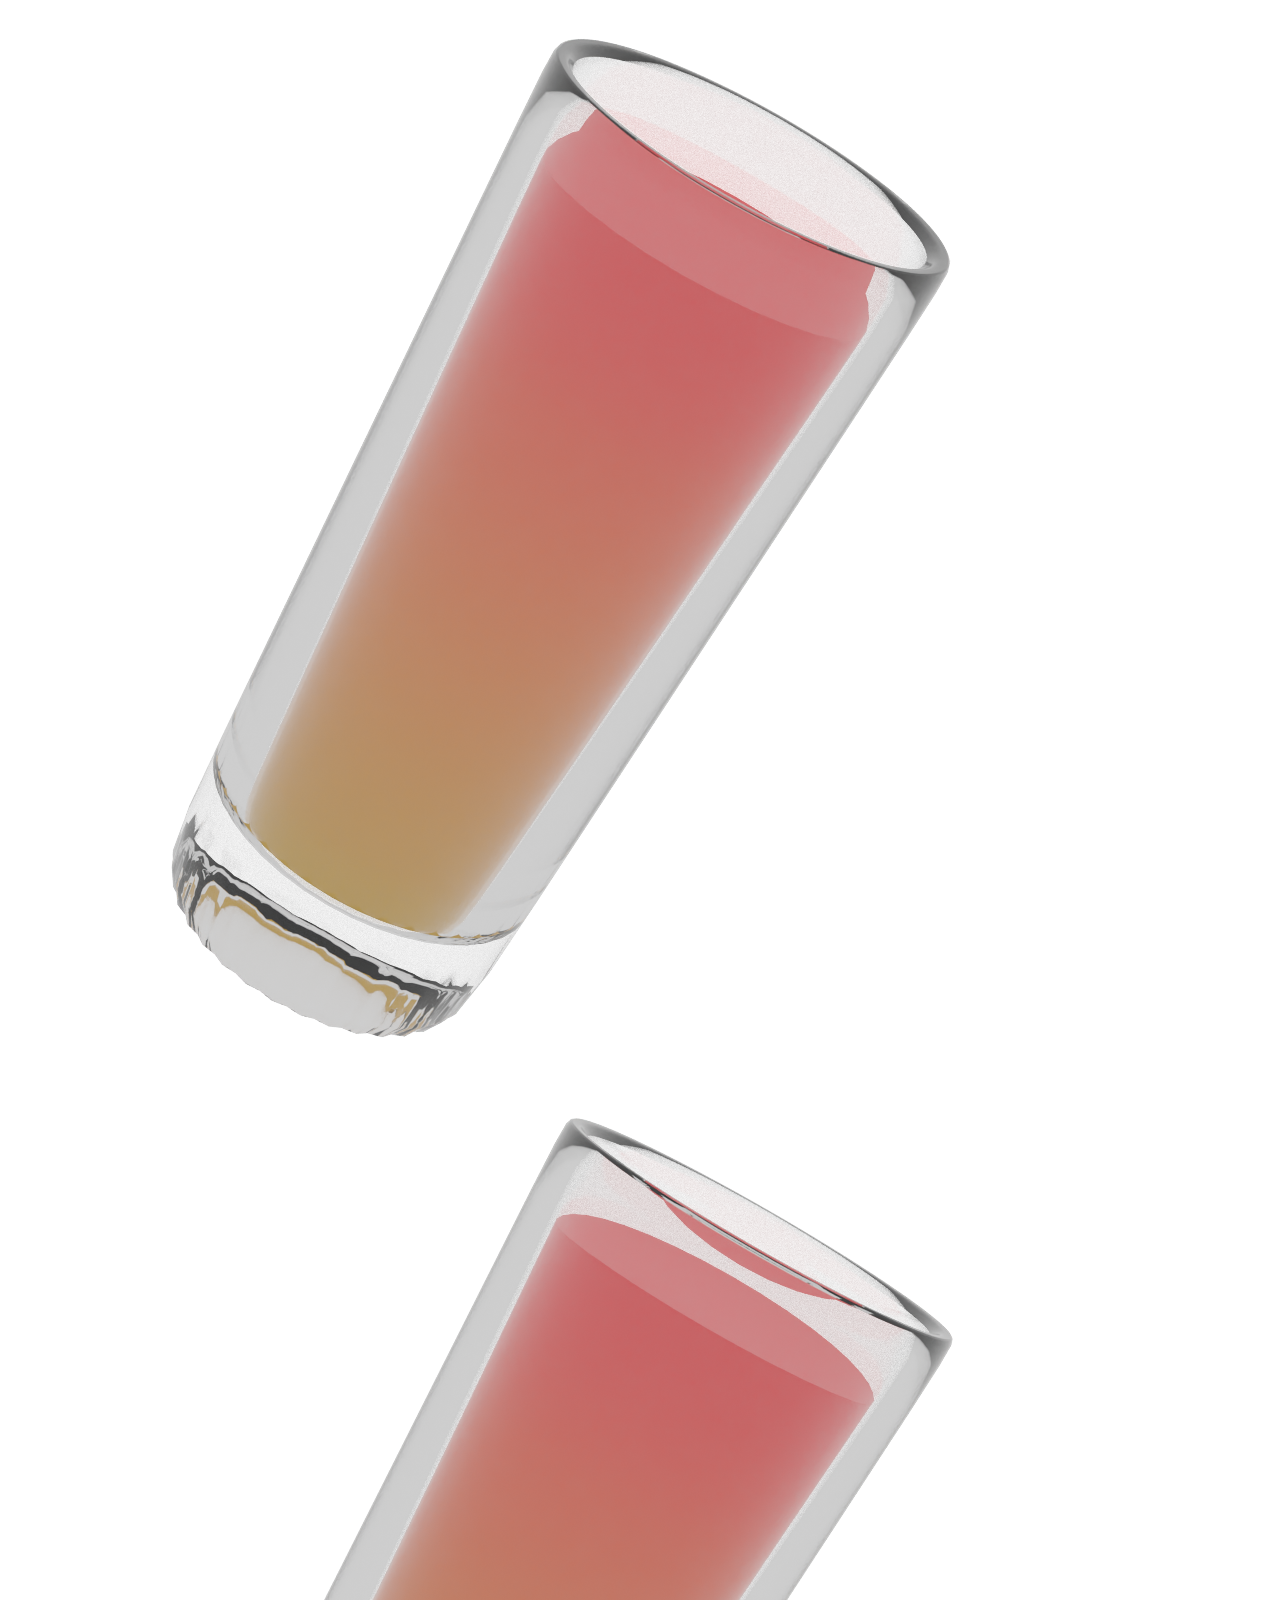
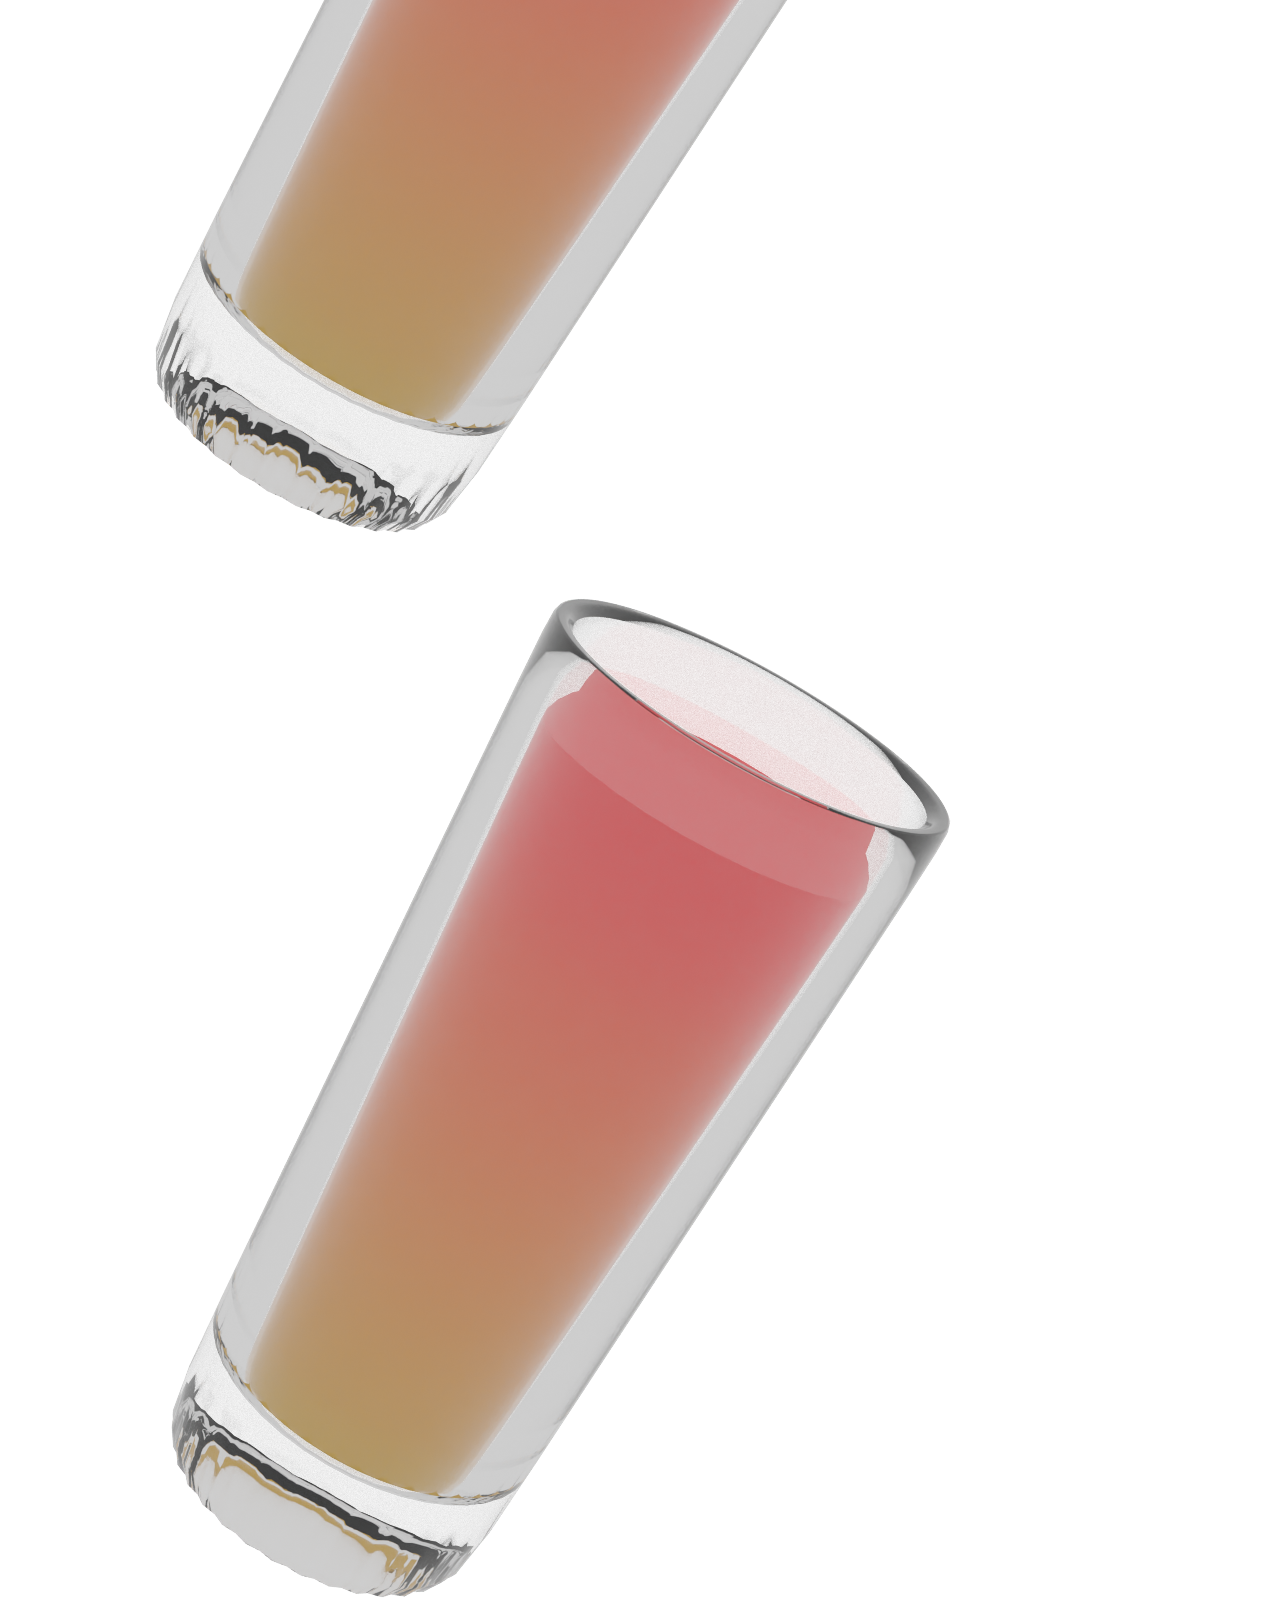
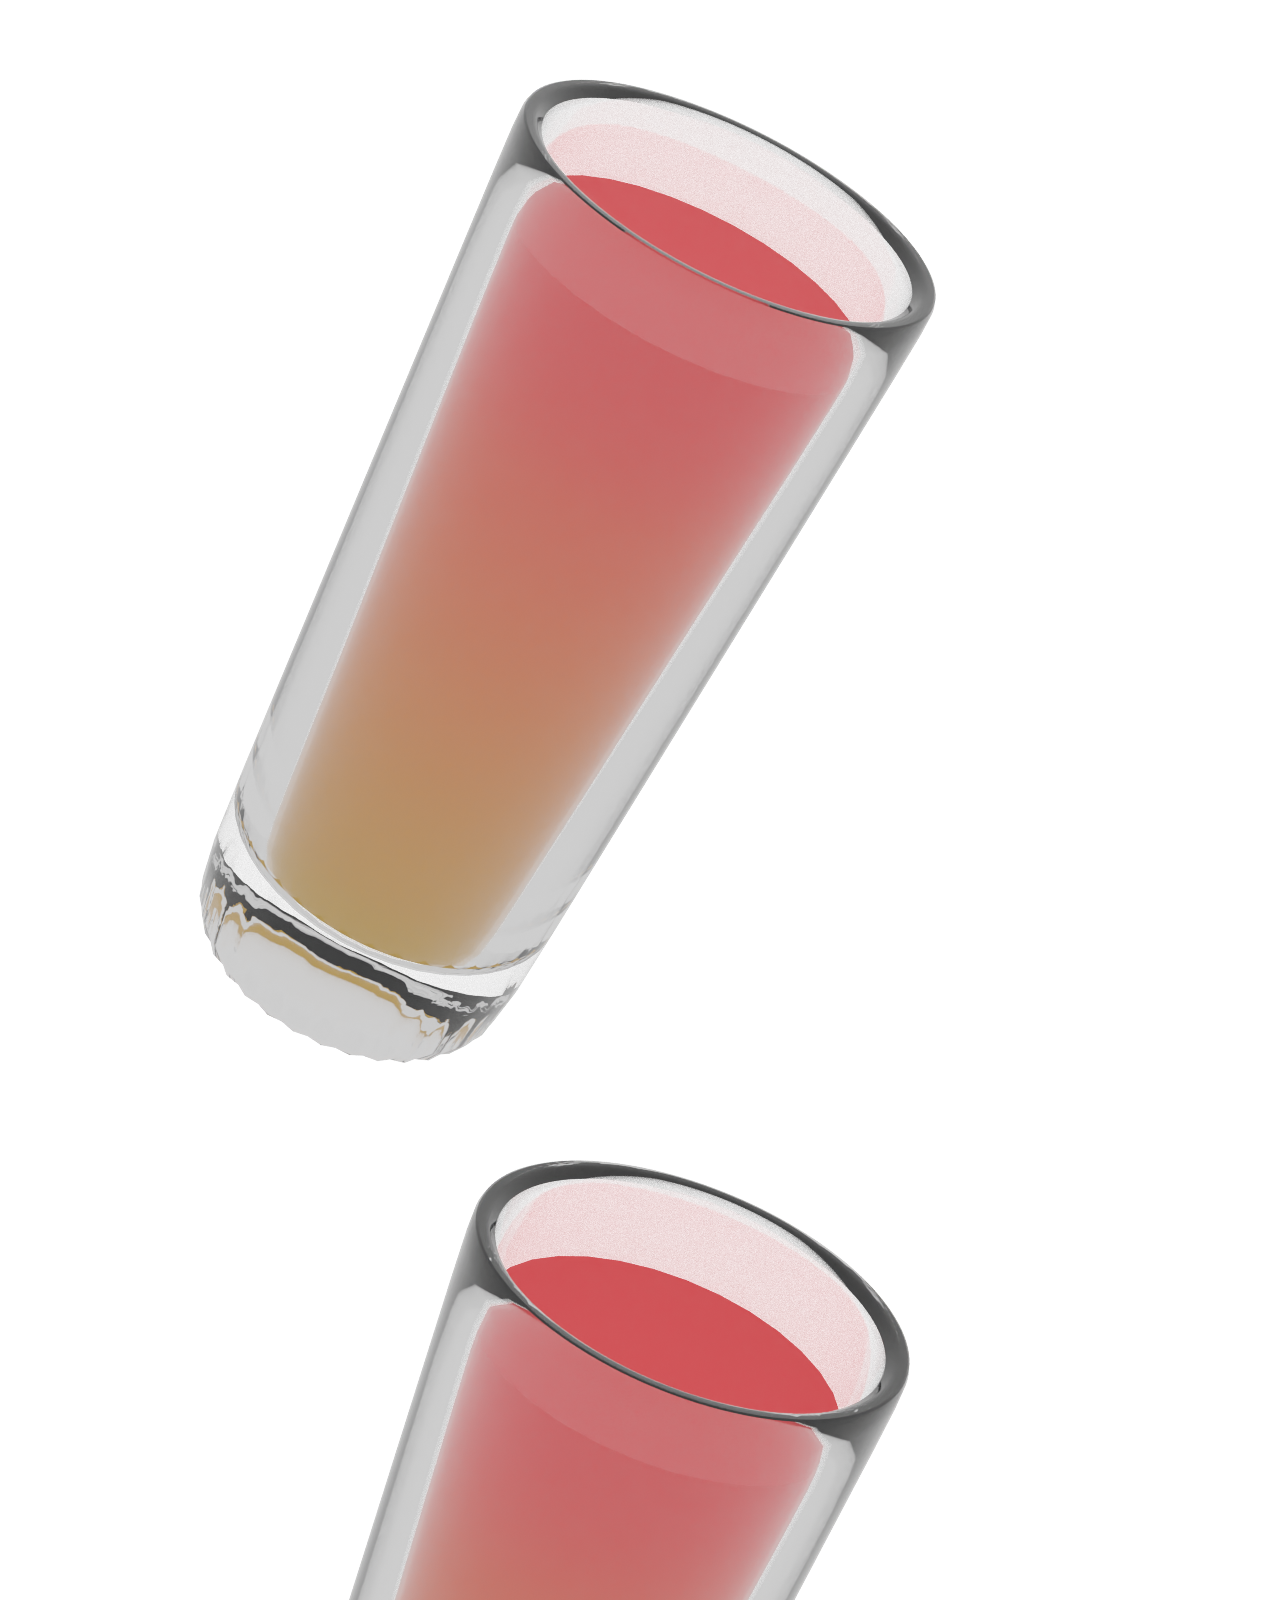
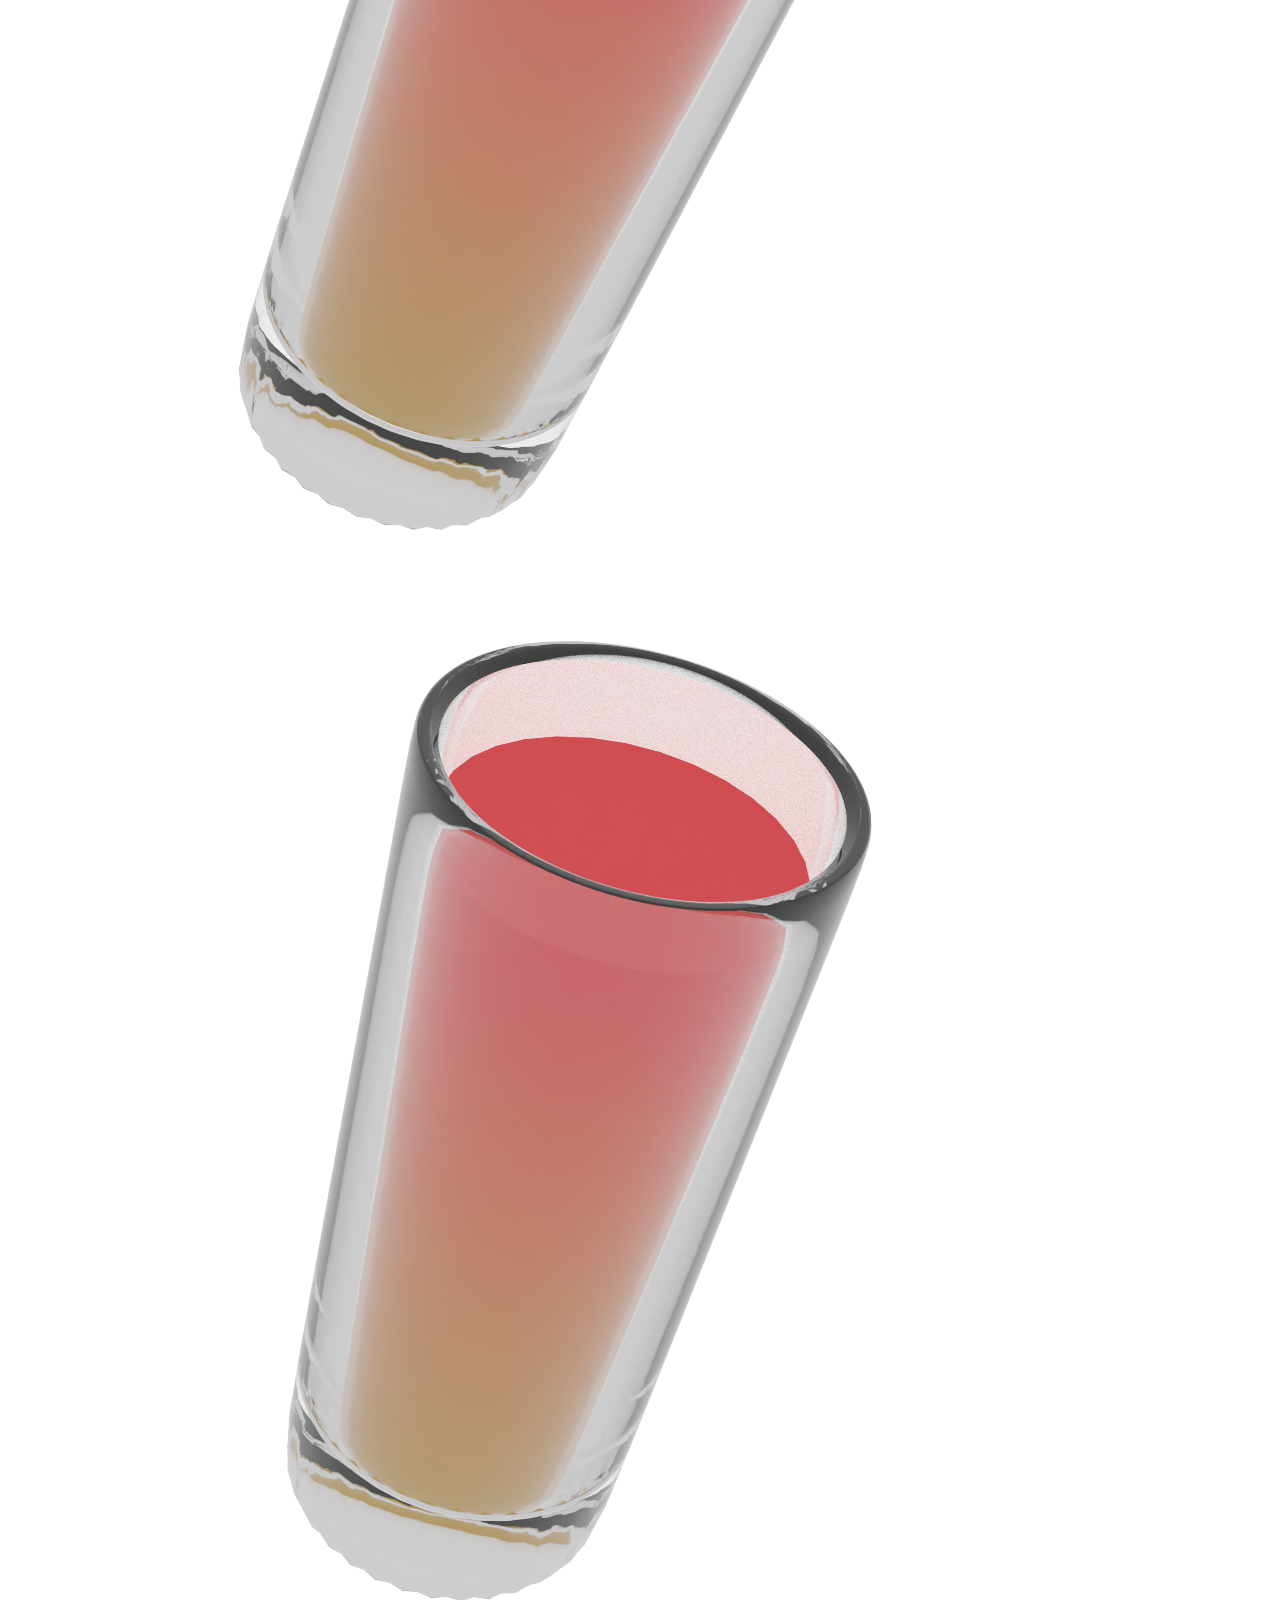
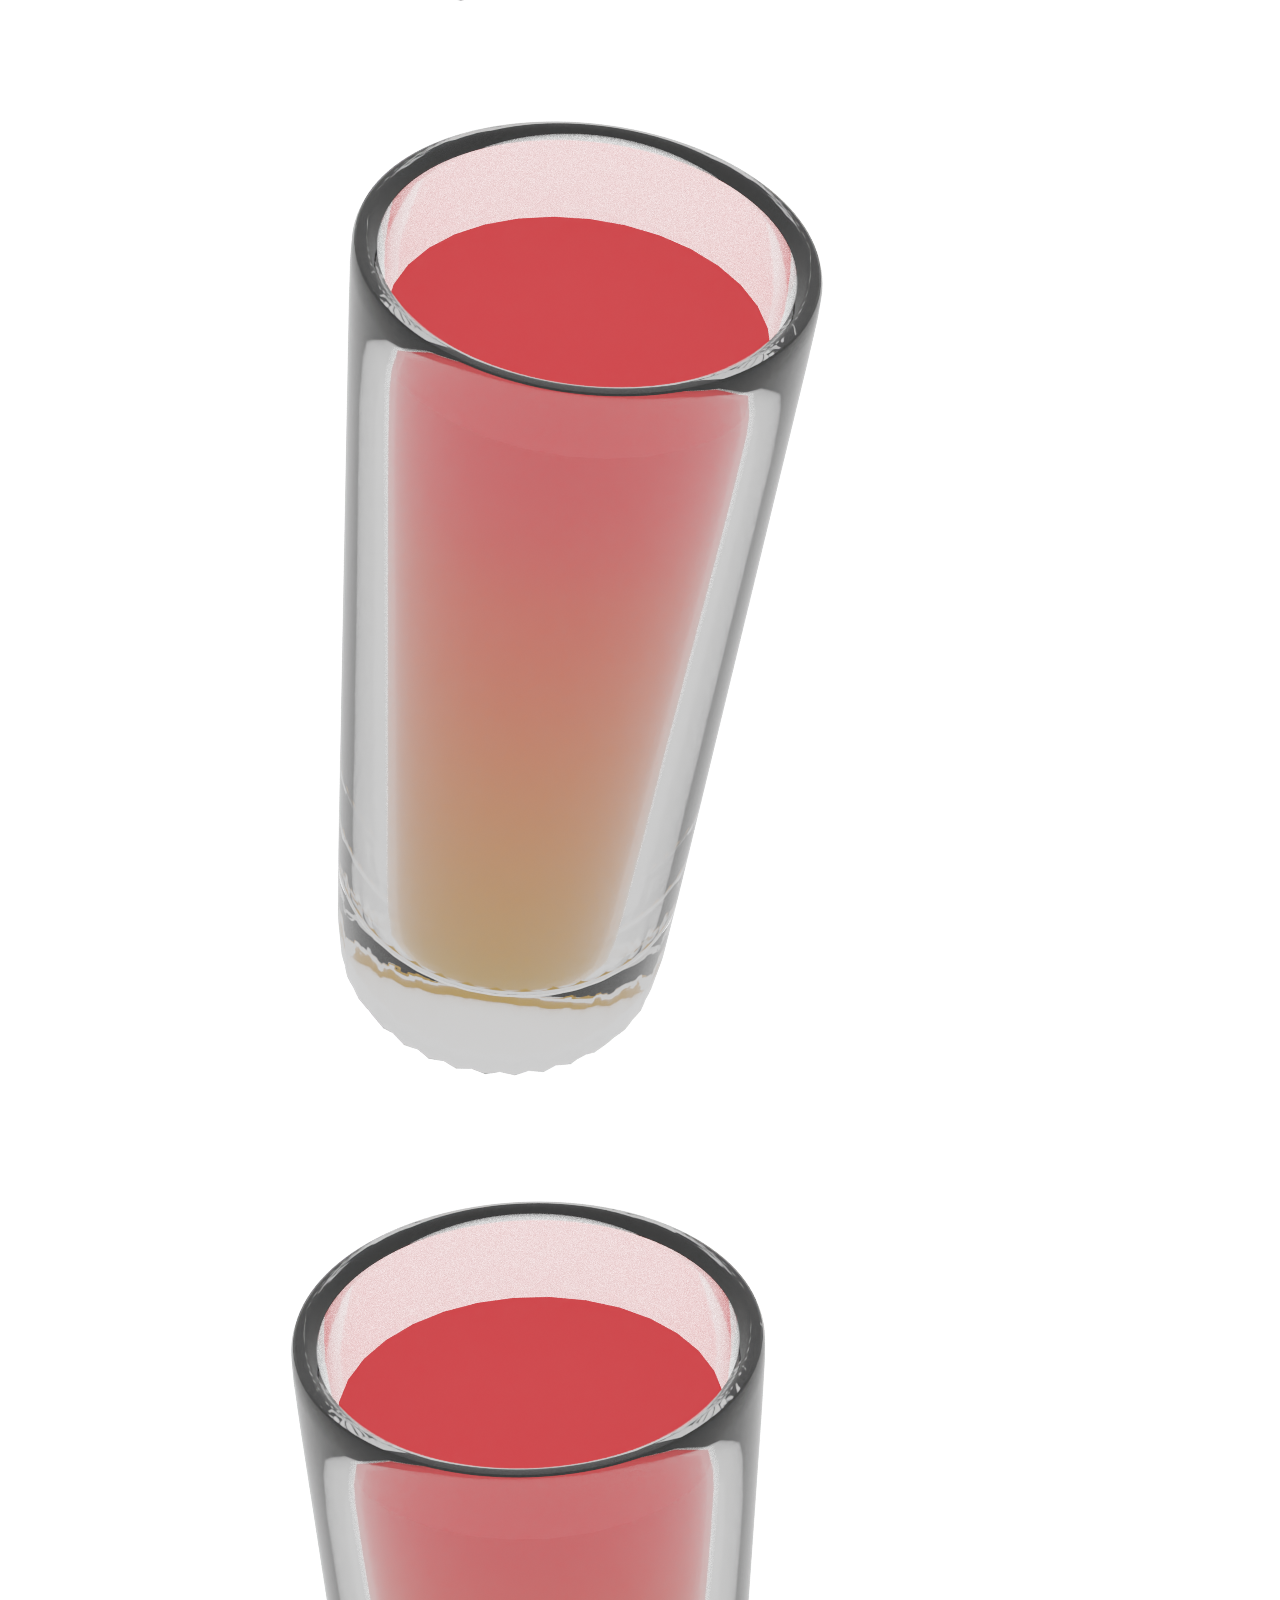
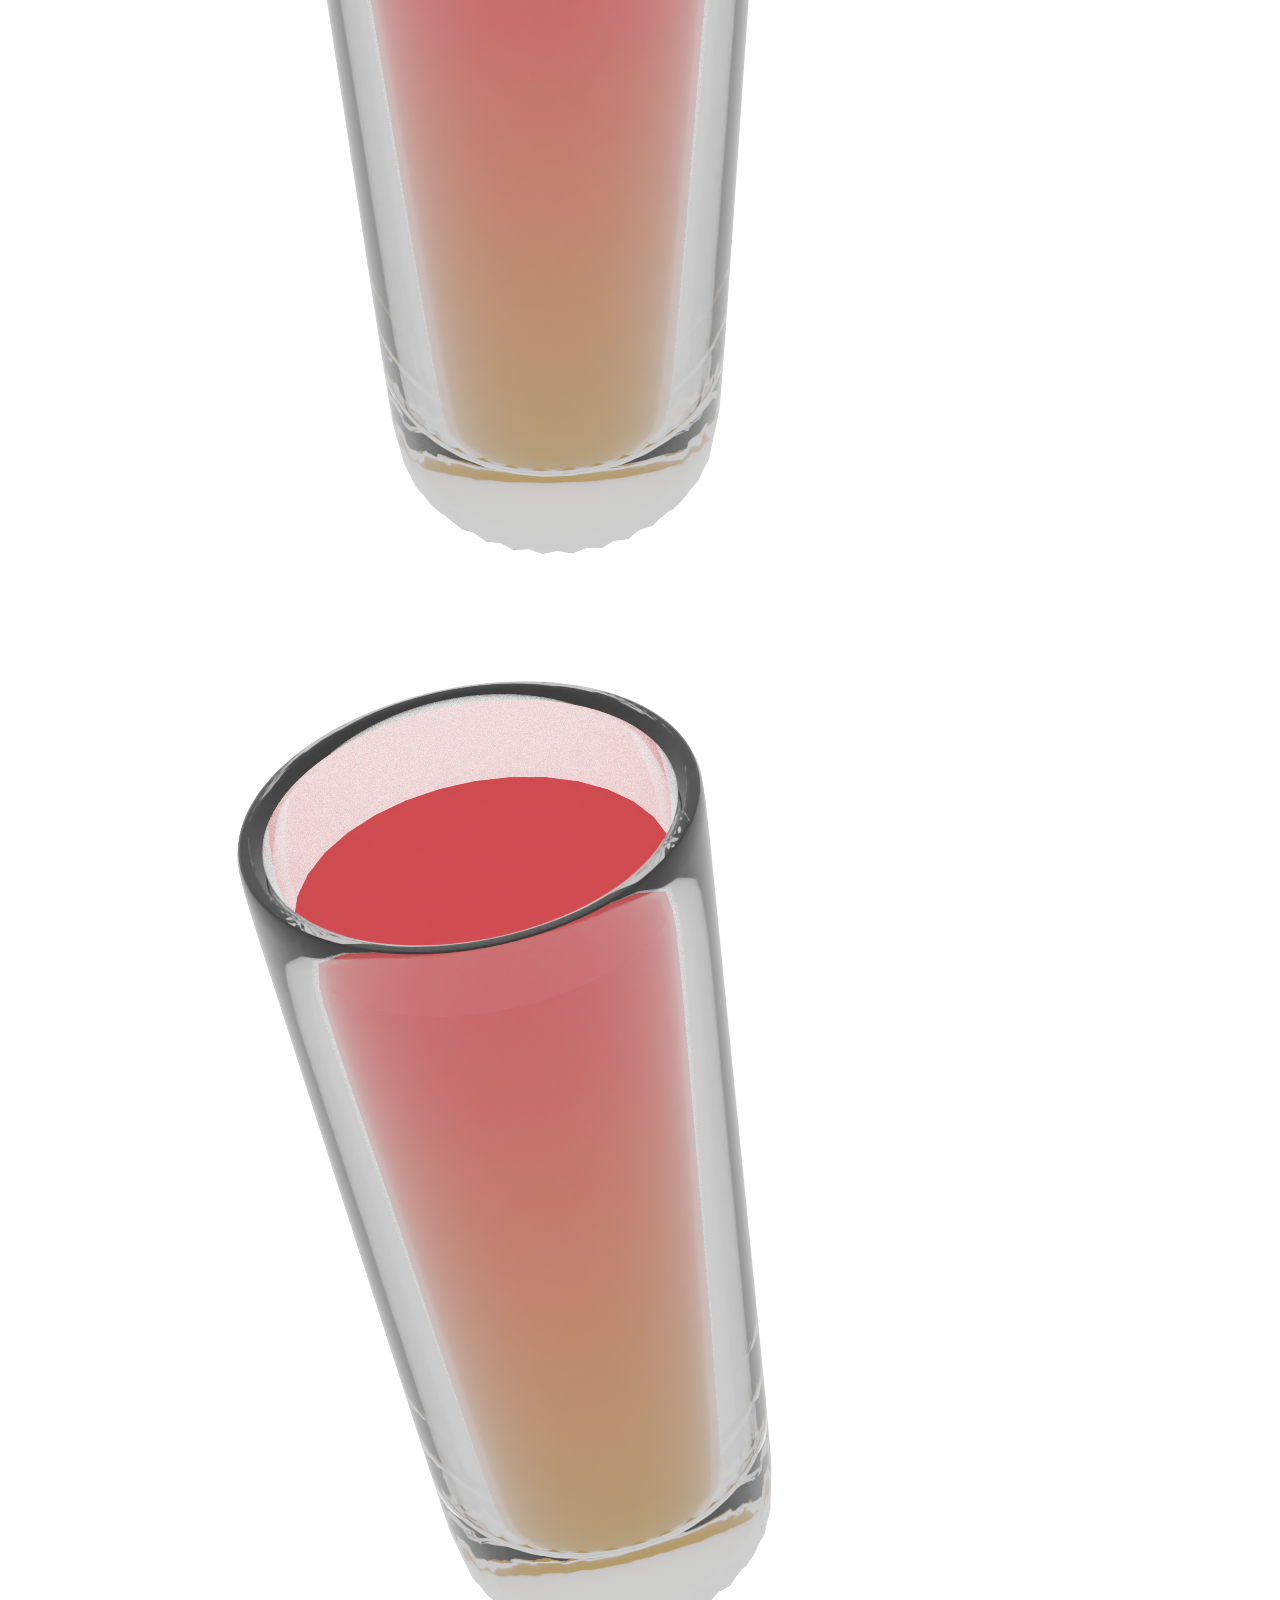
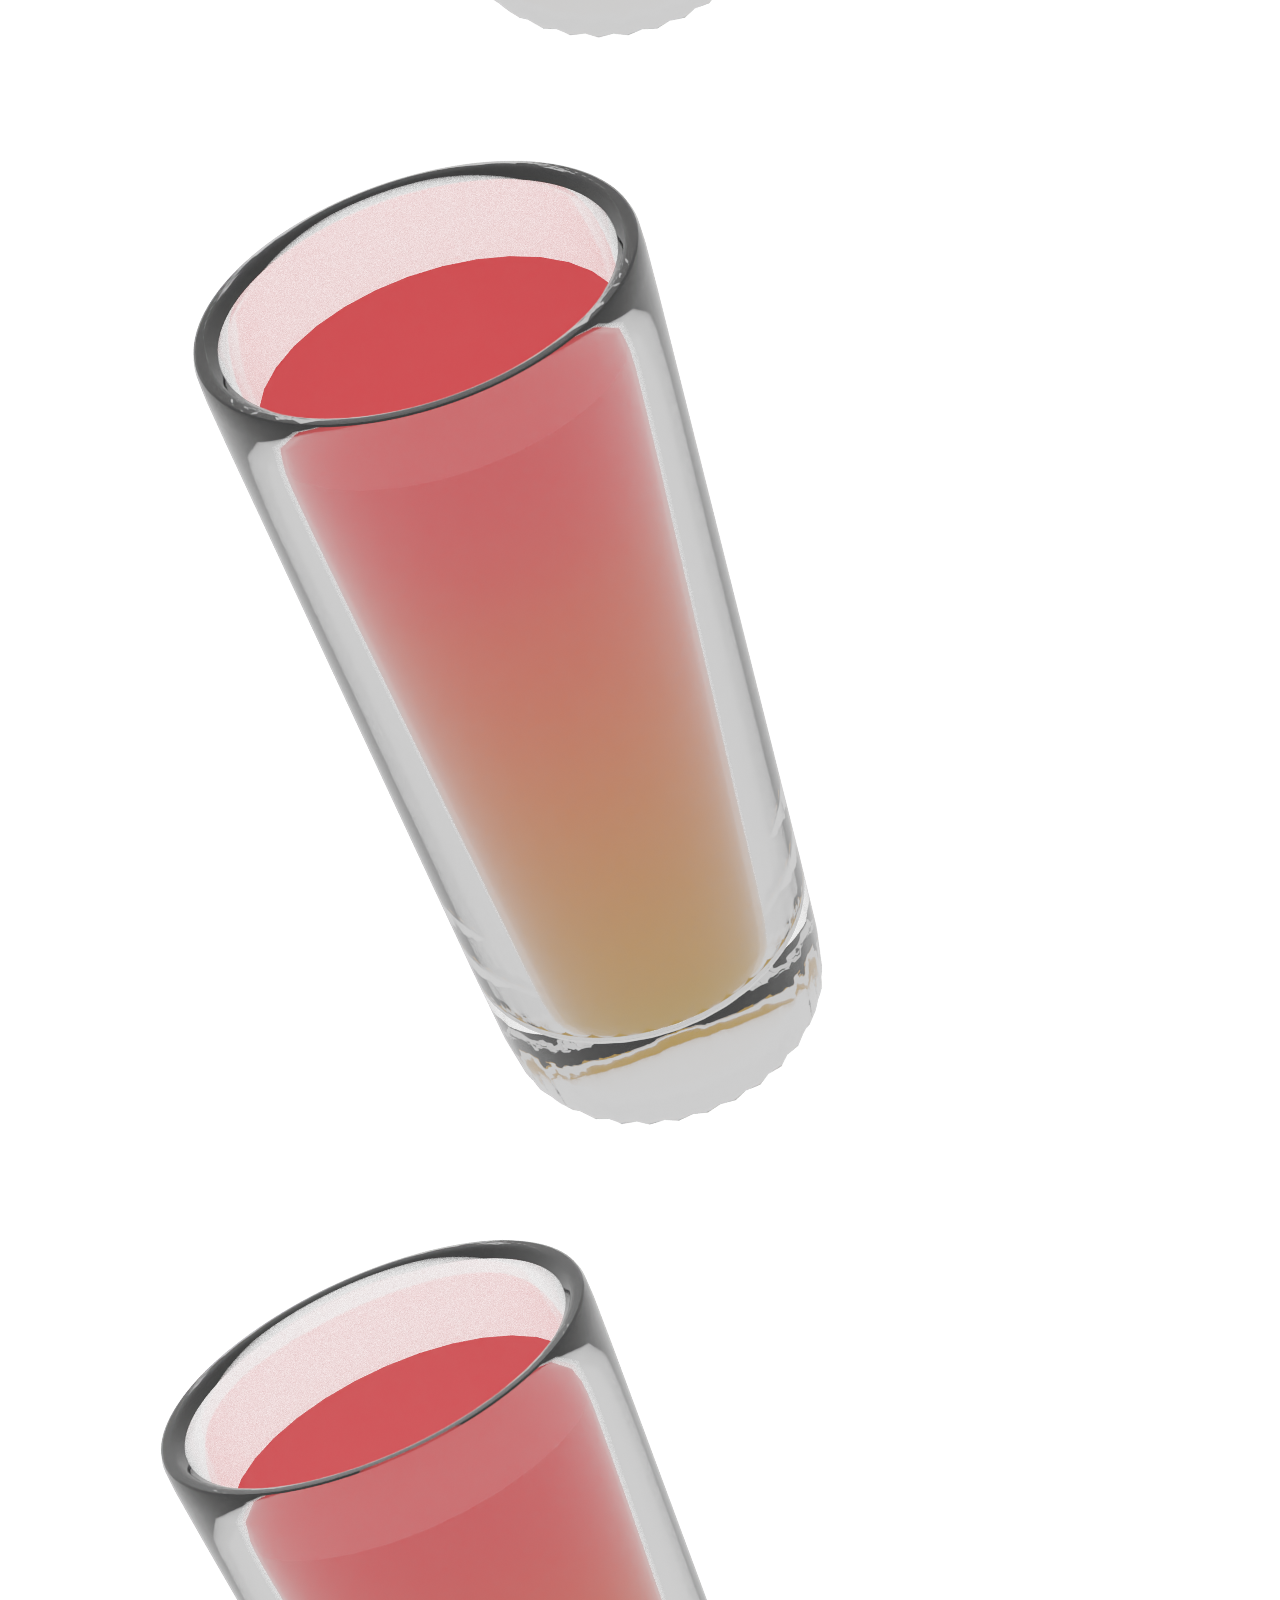
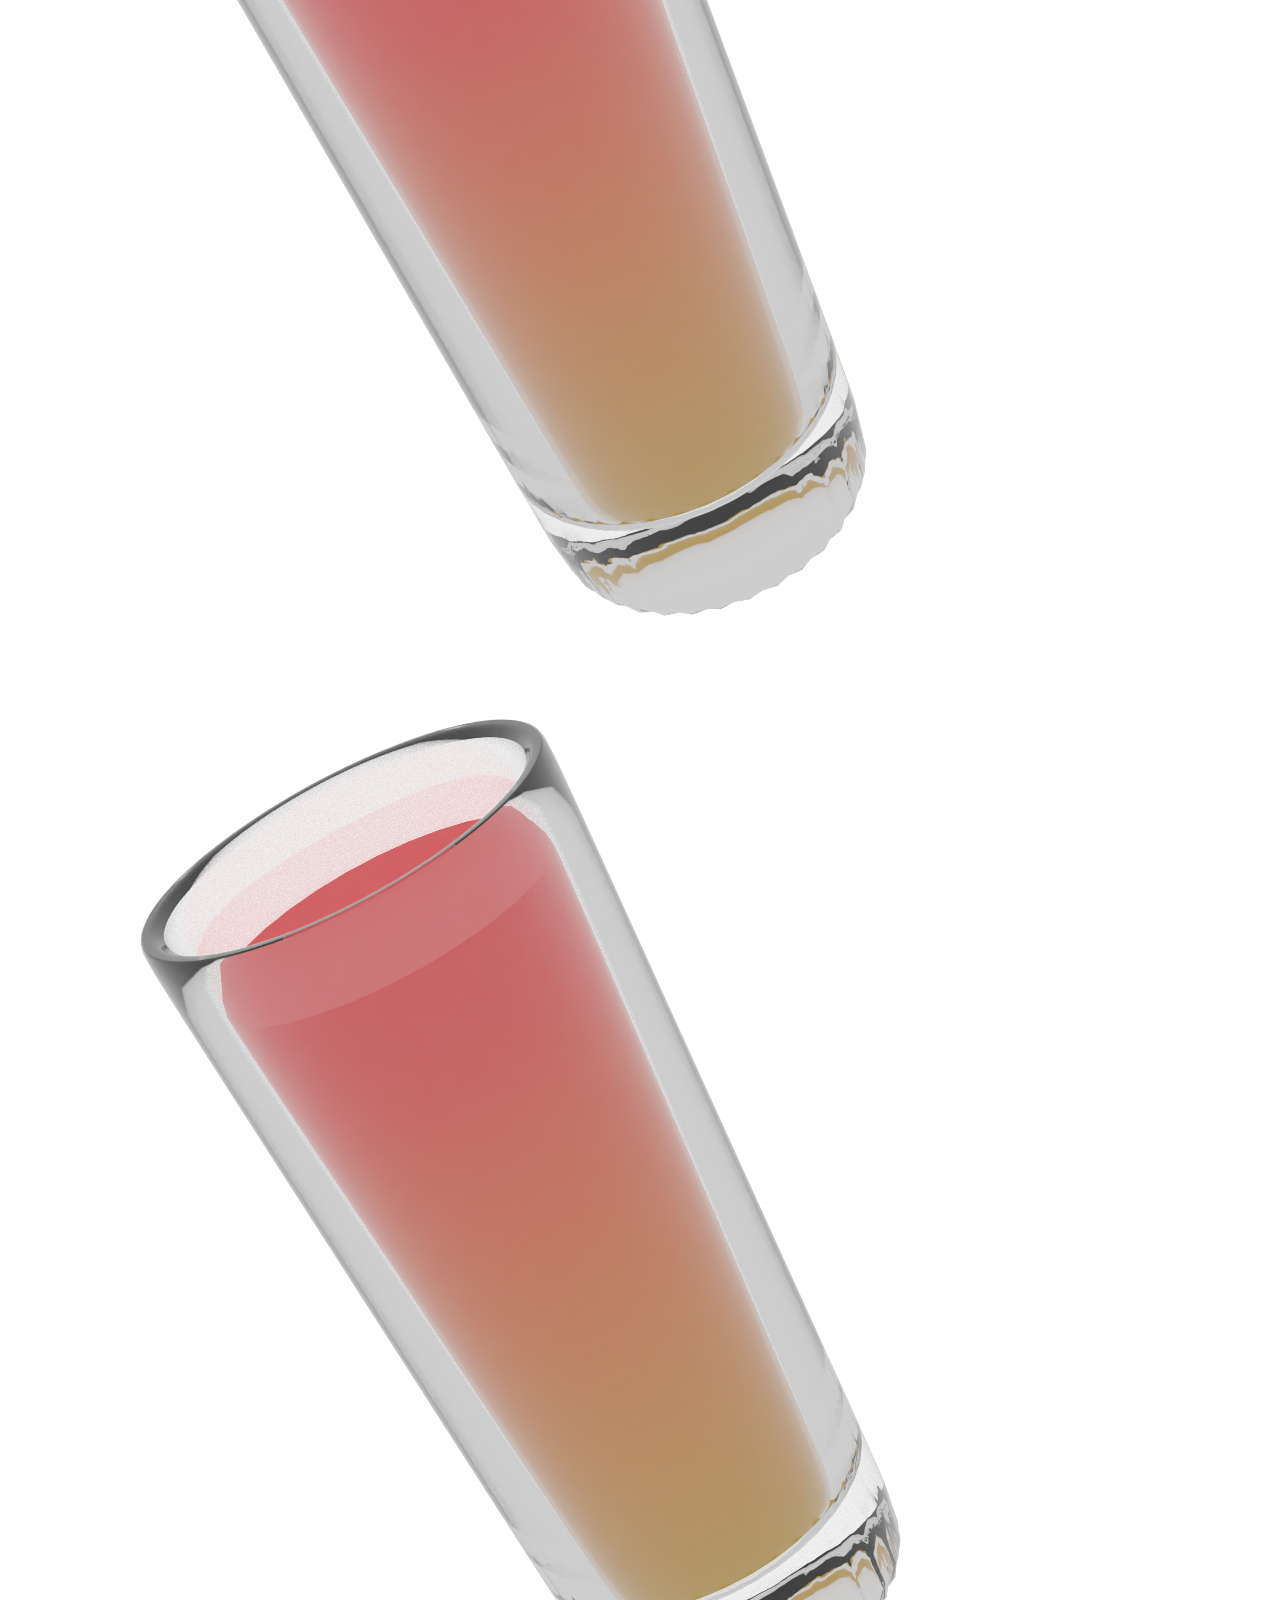
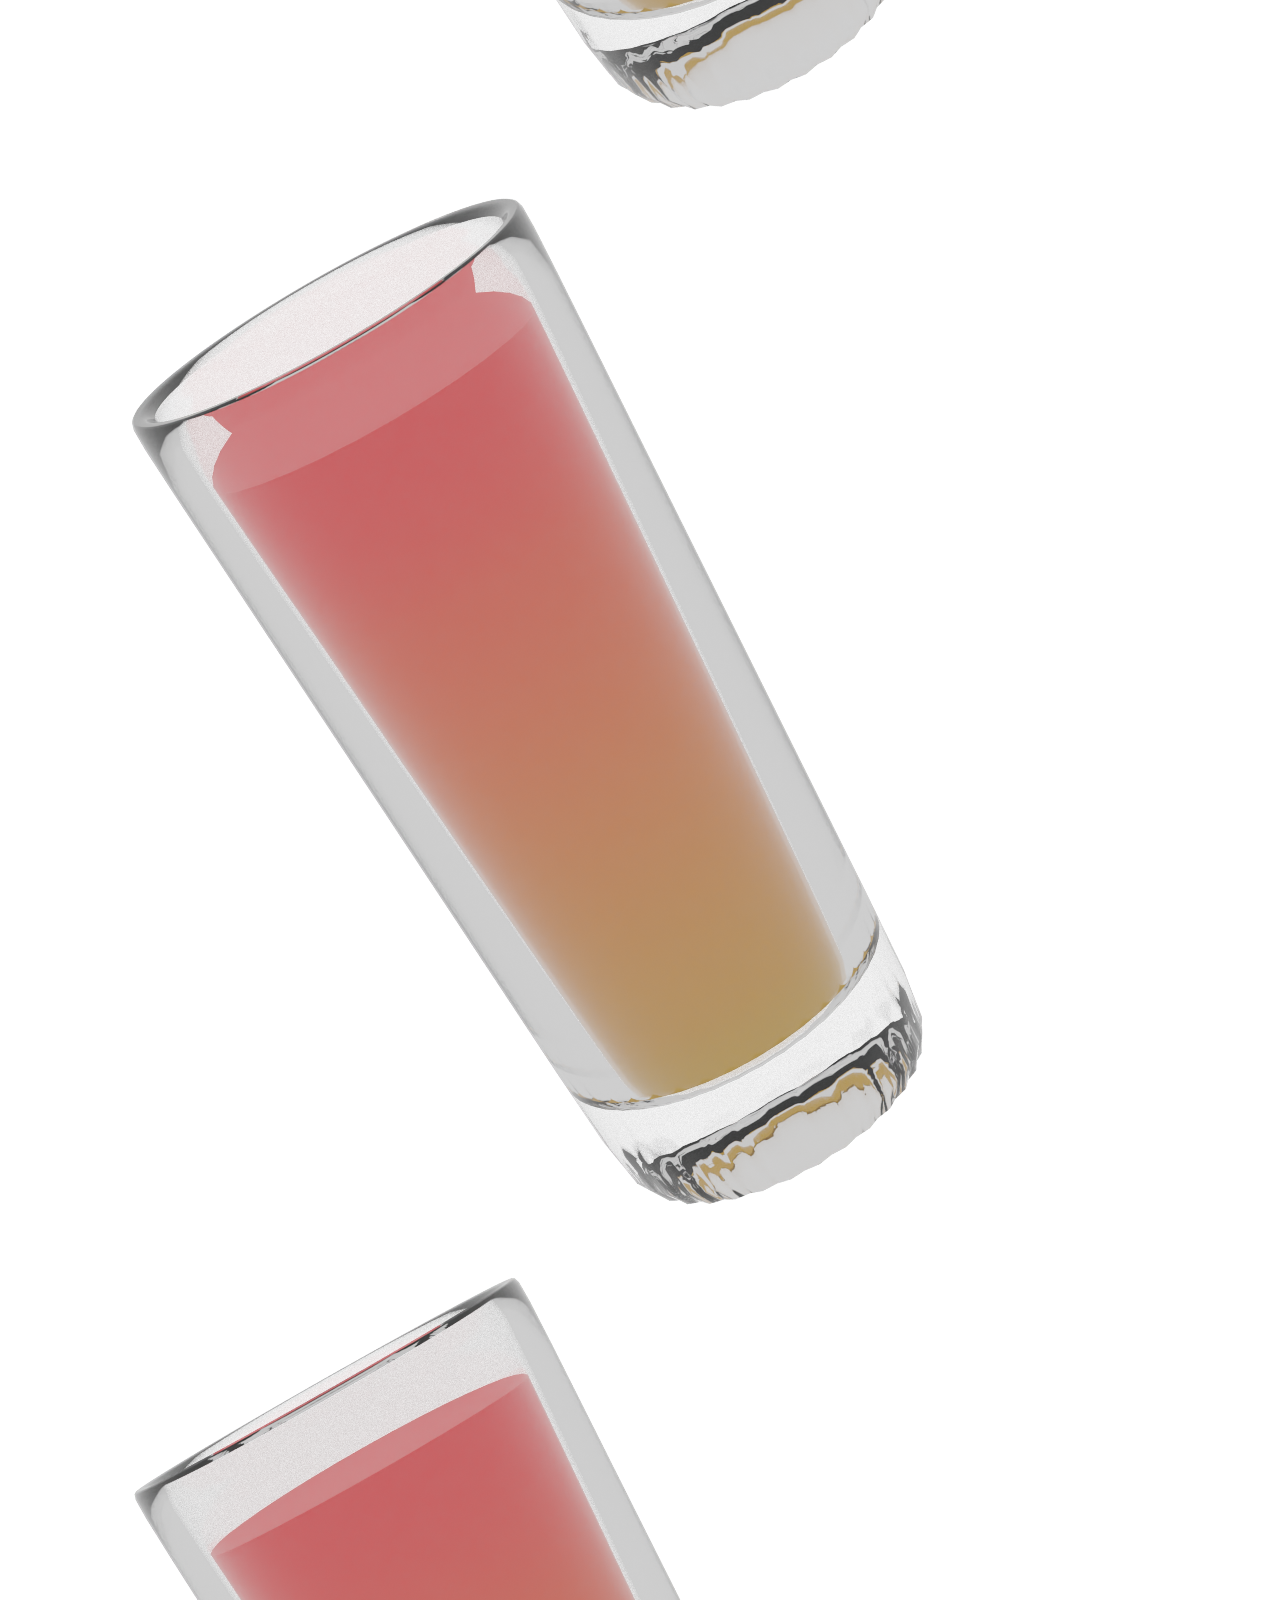
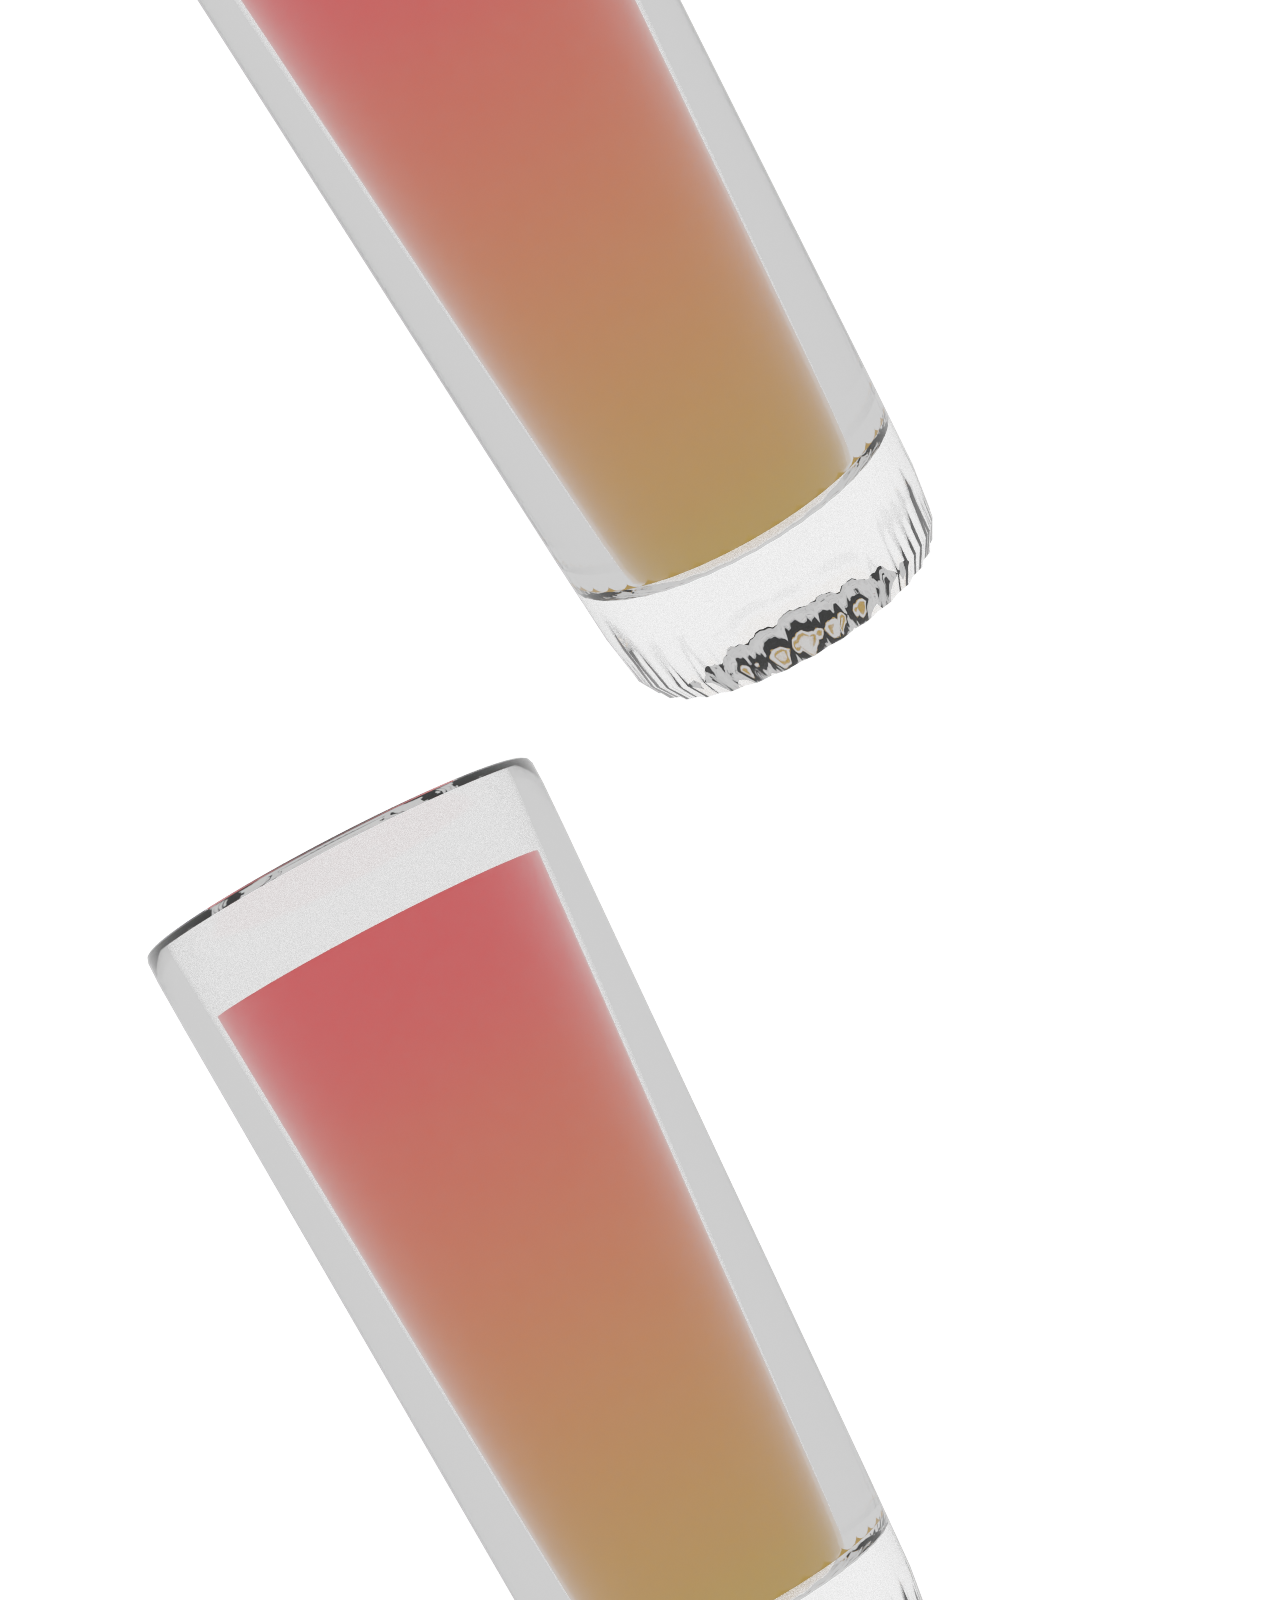
<file: test.html>
<html>
<body>
    <div id="contentContainer">
        <img src="sekvence_fotek/photo-1.png">
    </div>
    <script>
        // Create the content container for the photos
        const contentContainer = document.createElement('div');
        contentContainer.id = 'contentContainer';
        document.body.appendChild(contentContainer);

        // Create 23 img elements and add them to the contentContainer
        for (let i = 0; i < 23; i++) {
            const photo = document.createElement('img');
            photo.src = `sekvence_fotek/photo-${i}.png`;
            contentContainer.appendChild(photo);
        }

        // Create the scroll event listener
        window.addEventListener('scroll', () => {
            // Get the current scroll position
            const scrollPos = window.pageYOffset;

            // Loop through all the photos
            const photos = document.querySelectorAll('#contentContainer img');
            photos.forEach((photo, index) => {
                // Calculate the top offset for the photo
                const photoTopOffset = index * window.innerHeight;

                // If the scroll position is greater than the photo's top offset, set the photo's src 
                if (scrollPos > photoTopOffset) {
                    photo.src = `sekvence_fotek/photo-${index}.png`;
                }
            });
        });
    </script>
</body></html>
</file>
